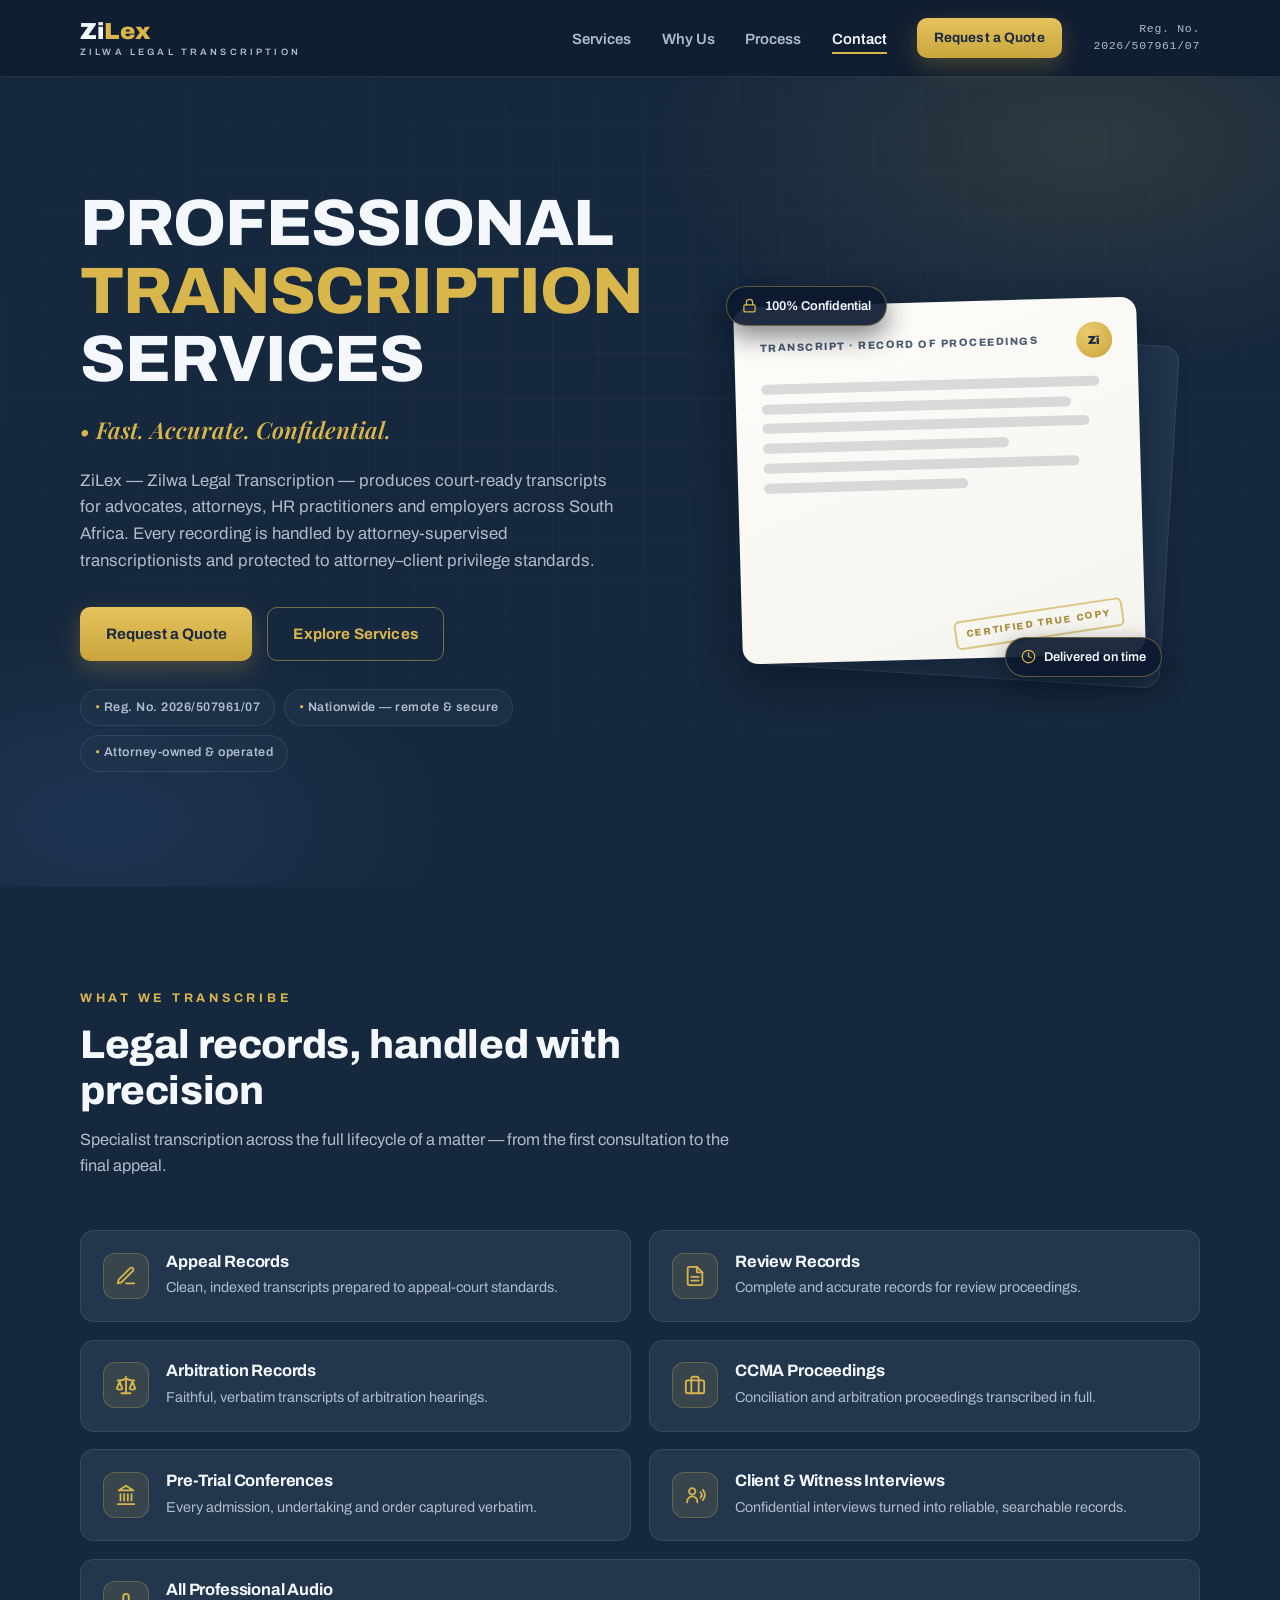
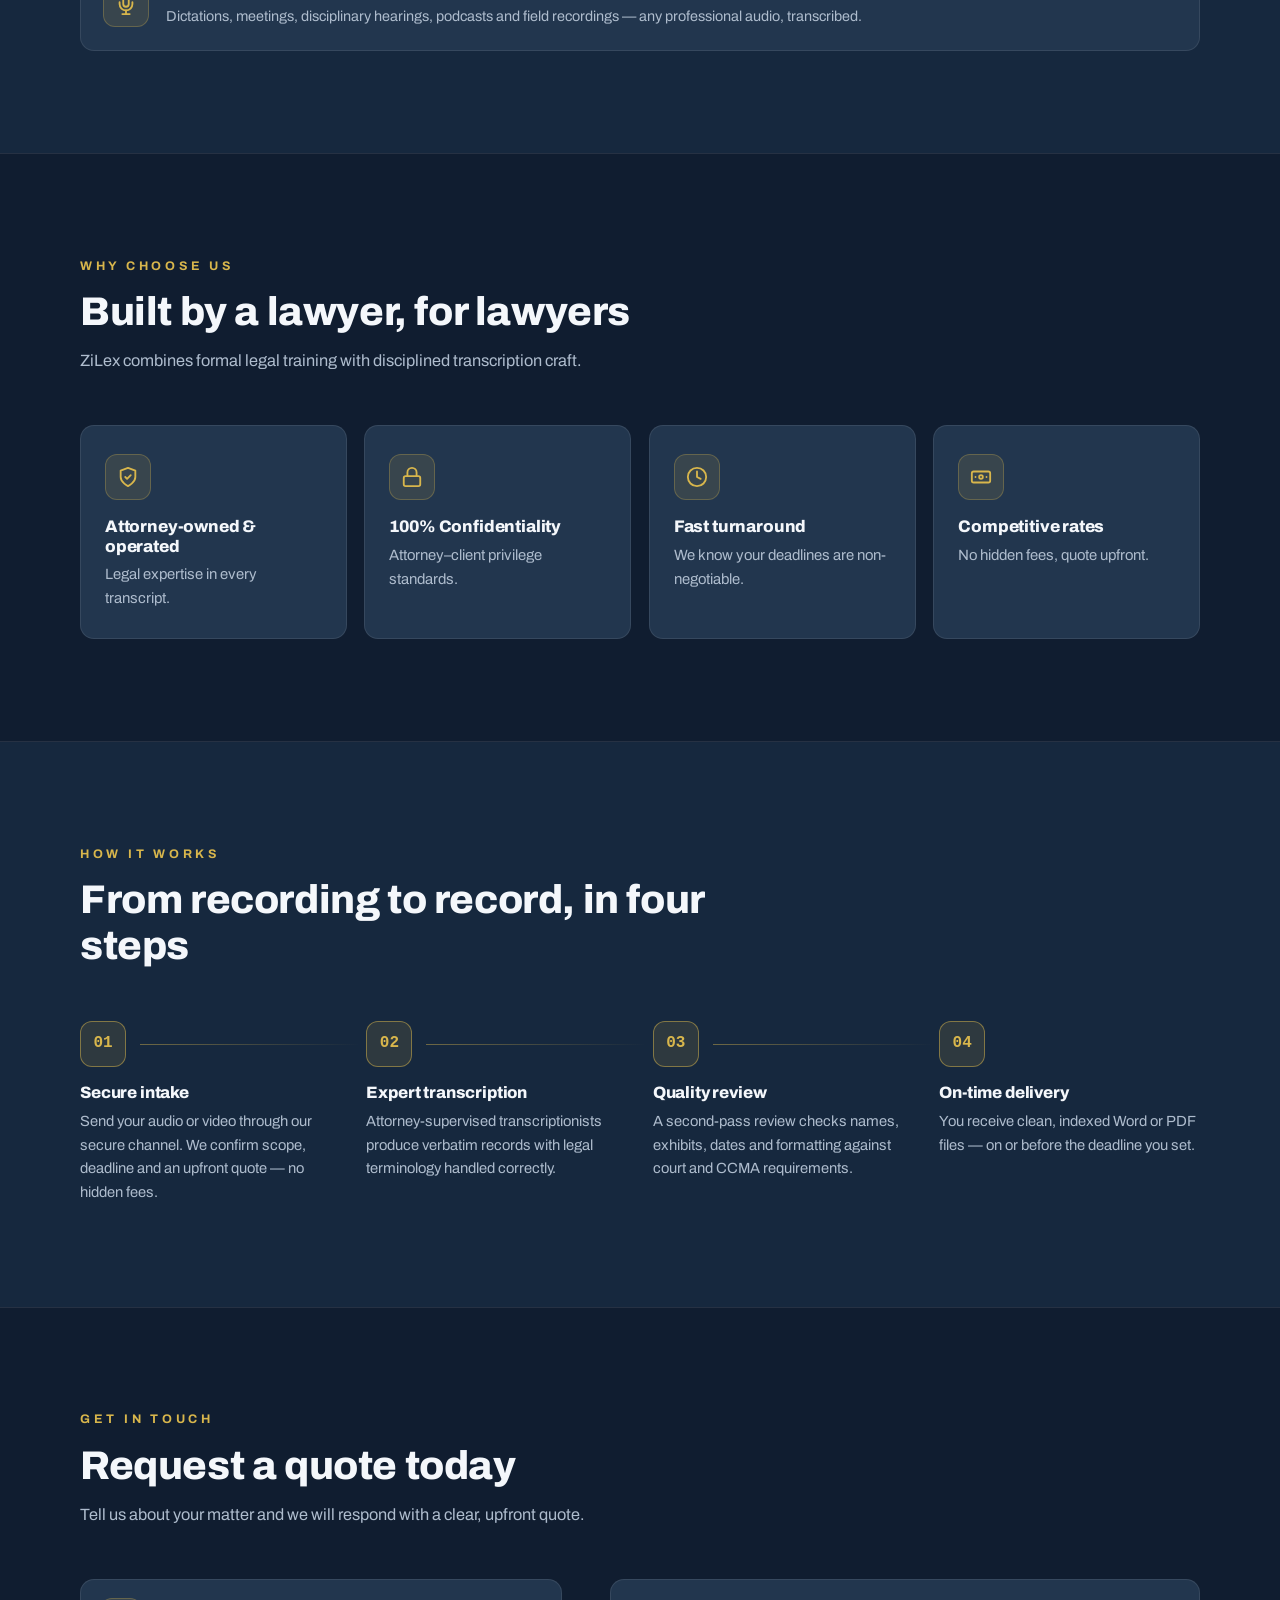
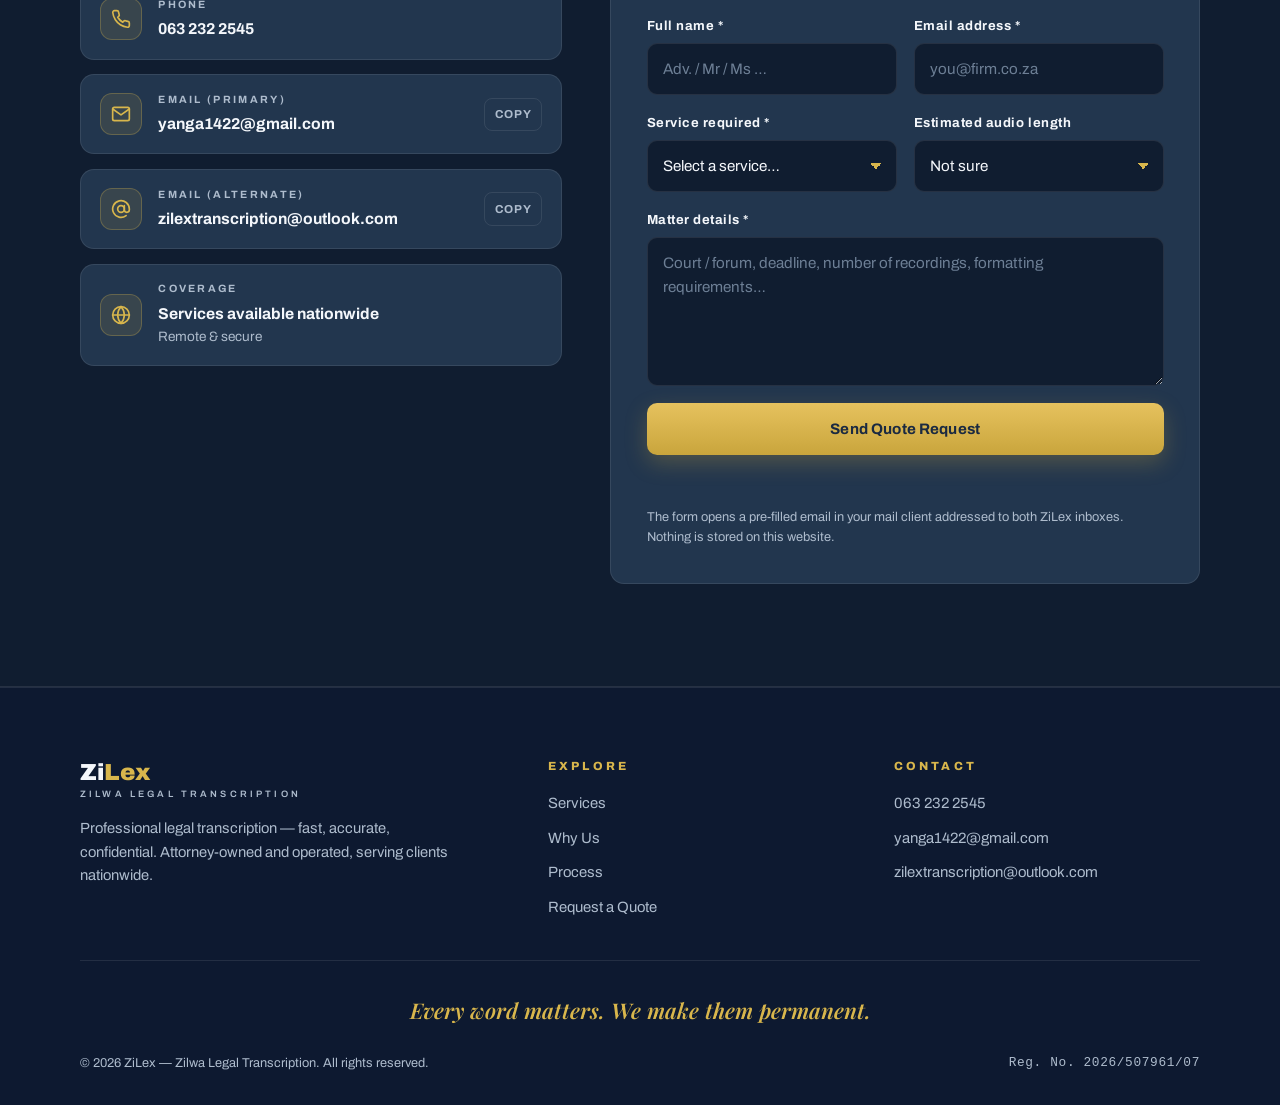
<file: index.html>
<!DOCTYPE html>
<html lang="en">
<head>
  <meta charset="UTF-8" />
  <meta name="viewport" content="width=device-width, initial-scale=1.0" />

  <title>ZiLex | Zilwa Legal Transcription — Professional Legal Transcription Services</title>
  <meta name="description" content="ZiLex (Zilwa Legal Transcription) delivers fast, accurate and confidential legal transcription: appeal & review records, arbitration records, CCMA proceedings, pre-trial conferences and client & witness interviews. Attorney-owned, nationwide." />
  <meta name="theme-color" content="#16283e" />

  <!-- TODO: replace with your live URL after deploying (also in sitemap.xml & OG tags) -->
  <link rel="canonical" href="https://YOUR-USERNAME.github.io/YOUR-REPO/" />

  <!-- Open Graph / Twitter -->
  <meta property="og:type" content="website" />
  <meta property="og:site_name" content="ZiLex — Zilwa Legal Transcription" />
  <meta property="og:title" content="ZiLex | Professional Legal Transcription Services" />
  <meta property="og:description" content="Fast. Accurate. Confidential. Appeal records, review records, arbitration, CCMA proceedings, pre-trial conferences, interviews & all professional audio." />
  <meta property="og:url" content="https://YOUR-USERNAME.github.io/YOUR-REPO/" />
  <!-- TODO: add a 1200x630 PNG cover image at assets/og-cover.png and uncomment:
  <meta property="og:image" content="https://YOUR-USERNAME.github.io/YOUR-REPO/assets/og-cover.png" />
  -->
  <meta name="twitter:card" content="summary" />
  <meta name="twitter:title" content="ZiLex | Professional Legal Transcription Services" />
  <meta name="twitter:description" content="Fast. Accurate. Confidential. Legal transcription, attorney-owned & operated." />

  <link rel="icon" type="image/svg+xml" href="assets/favicon.svg" />
  <link rel="apple-touch-icon" href="assets/favicon.svg" />

  <!-- Fonts -->
  <link rel="preconnect" href="https://fonts.googleapis.com" />
  <link rel="preconnect" href="https://fonts.gstatic.com" crossorigin />
  <link href="https://fonts.googleapis.com/css2?family=Archivo:wght@400;500;600;700;800;900&family=Playfair+Display:ital,wght@1,500;1,600&display=swap" rel="stylesheet" />

  <link rel="stylesheet" href="css/style.css" />

  <!-- Structured data -->
  <script type="application/ld+json">
  {
    "@context": "https://schema.org",
    "@type": "ProfessionalService",
    "name": "ZiLex — Zilwa Legal Transcription",
    "alternateName": "Zilwa Legal Transcription",
    "slogan": "Every word matters. We make them permanent.",
    "description": "Professional legal transcription services: appeal records, review records, arbitration records, CCMA proceedings, pre-trial conferences, client & witness interviews and all professional audio. Fast, accurate, confidential.",
    "telephone": "+27-63-232-2545",
    "email": "yanga1422@gmail.com",
    "areaServed": "South Africa",
    "identifier": {
      "@type": "PropertyValue",
      "name": "CIPC Registration Number",
      "value": "2026/507961/07"
    },
    "contactPoint": [
      {
        "@type": "ContactPoint",
        "contactType": "customer service",
        "telephone": "+27-63-232-2545",
        "email": "yanga1422@gmail.com",
        "areaServed": "ZA",
        "availableLanguage": ["en"]
      },
      {
        "@type": "ContactPoint",
        "contactType": "customer service",
        "email": "zilextranscription@outlook.com",
        "areaServed": "ZA",
        "availableLanguage": ["en"]
      }
    ],
    "makesOffer": [
      { "@type": "Offer", "itemOffered": { "@type": "Service", "name": "Appeal Records Transcription" } },
      { "@type": "Offer", "itemOffered": { "@type": "Service", "name": "Review Records Transcription" } },
      { "@type": "Offer", "itemOffered": { "@type": "Service", "name": "Arbitration Records Transcription" } },
      { "@type": "Offer", "itemOffered": { "@type": "Service", "name": "CCMA Proceedings Transcription" } },
      { "@type": "Offer", "itemOffered": { "@type": "Service", "name": "Pre-Trial Conference Transcription" } },
      { "@type": "Offer", "itemOffered": { "@type": "Service", "name": "Client & Witness Interview Transcription" } },
      { "@type": "Offer", "itemOffered": { "@type": "Service", "name": "Professional Audio Transcription" } }
    ]
  }
  </script>
  <script src="js/main.js" defer></script>
</head>

<body>
  <a class="skip-link" href="#main">Skip to main content</a>

  <!-- ============ HEADER ============ -->
  <header class="site-header" id="top">
    <div class="container header-inner">
      <a class="brand" href="#top" aria-label="ZiLex — home">
        <span class="brand-mark">Zi<span class="accent">Lex</span></span>
        <span class="brand-sub">Zilwa Legal Transcription</span>
      </a>

      <nav class="site-nav" id="site-nav" aria-label="Primary">
        <ul>
          <li><a href="#services">Services</a></li>
          <li><a href="#why-us">Why Us</a></li>
          <li><a href="#process">Process</a></li>
          <li><a href="#contact">Contact</a></li>
          <li><a class="btn btn-gold btn-sm" href="#contact">Request a Quote</a></li>
        </ul>
      </nav>

      <div class="header-meta">
        <span class="reg-no">Reg.&nbsp;No.<br />2026/507961/07</span>
        <button class="nav-toggle" type="button" aria-expanded="false" aria-controls="site-nav" aria-label="Toggle navigation">
          <span></span><span></span><span></span>
        </button>
      </div>
    </div>
  </header>

  <main id="main">

    <!-- ============ HERO ============ -->
    <section class="hero">
      <div class="container hero-grid">
        <div class="hero-copy">
          <h1>Professional <span class="accent">Transcription</span> Services</h1>
          <p class="tagline">Fast. Accurate. Confidential.</p>
          <p class="lead">
            ZiLex — Zilwa Legal Transcription — produces court-ready transcripts for advocates,
            attorneys, HR practitioners and employers across South Africa. Every recording is
            handled by attorney-supervised transcriptionists and protected to attorney–client
            privilege standards.
          </p>
          <div class="hero-cta">
            <a class="btn btn-gold" href="#contact">Request a Quote</a>
            <a class="btn btn-ghost" href="#services">Explore Services</a>
          </div>
          <ul class="hero-badges" aria-label="Key facts">
            <li>Reg. No. 2026/507961/07</li>
            <li>Nationwide — remote &amp; secure</li>
            <li>Attorney-owned &amp; operated</li>
          </ul>
        </div>

        <div class="hero-art" aria-hidden="true">
          <div class="doc-stack">
            <div class="doc-back"></div>
            <div class="doc-card">
              <div class="doc-head">
                <span class="doc-title">Transcript · Record of Proceedings</span>
                <span class="doc-seal">Zi</span>
              </div>
              <div class="line" style="width:96%"></div>
              <div class="line" style="width:88%"></div>
              <div class="line" style="width:93%"></div>
              <div class="line" style="width:70%"></div>
              <div class="line" style="width:90%"></div>
              <div class="line" style="width:58%"></div>
              <span class="stamp">Certified true copy</span>
            </div>
            <span class="chip chip-1">
              <svg viewBox="0 0 24 24" width="15" height="15" fill="none" stroke="currentColor" stroke-width="2" stroke-linecap="round" stroke-linejoin="round"><rect x="3" y="11" width="18" height="11" rx="2"/><path d="M7 11V7a5 5 0 0 1 10 0v4"/></svg>
              100% Confidential
            </span>
            <span class="chip chip-2">
              <svg viewBox="0 0 24 24" width="15" height="15" fill="none" stroke="currentColor" stroke-width="2" stroke-linecap="round" stroke-linejoin="round"><circle cx="12" cy="12" r="10"/><polyline points="12 6 12 12 16 14"/></svg>
              Delivered on time
            </span>
          </div>
        </div>
      </div>
    </section>

    <!-- ============ SERVICES ============ -->
    <section class="section" id="services">
      <div class="container">
        <header class="section-head reveal">
          <p class="eyebrow">What we transcribe</p>
          <h2>Legal records, handled with precision</h2>
          <p class="section-sub">
            Specialist transcription across the full lifecycle of a matter — from the first
            consultation to the final appeal.
          </p>
        </header>

        <ul class="service-grid">
          <li class="service-item reveal">
            <span class="icon-box" aria-hidden="true">
              <svg viewBox="0 0 24 24" width="22" height="22" fill="none" stroke="currentColor" stroke-width="2" stroke-linecap="round" stroke-linejoin="round"><path d="M12 20h9"/><path d="M16.5 3.5a2.121 2.121 0 0 1 3 3L7 19l-4 1 1-4L16.5 3.5z"/></svg>
            </span>
            <div>
              <h3>Appeal Records</h3>
              <p>Clean, indexed transcripts prepared to appeal-court standards.</p>
            </div>
          </li>

          <li class="service-item reveal">
            <span class="icon-box" aria-hidden="true">
              <svg viewBox="0 0 24 24" width="22" height="22" fill="none" stroke="currentColor" stroke-width="2" stroke-linecap="round" stroke-linejoin="round"><path d="M14 2H6a2 2 0 0 0-2 2v16a2 2 0 0 0 2 2h12a2 2 0 0 0 2-2V8z"/><polyline points="14 2 14 8 20 8"/><line x1="16" y1="13" x2="8" y2="13"/><line x1="16" y1="17" x2="8" y2="17"/></svg>
            </span>
            <div>
              <h3>Review Records</h3>
              <p>Complete and accurate records for review proceedings.</p>
            </div>
          </li>

          <li class="service-item reveal">
            <span class="icon-box" aria-hidden="true">
              <svg viewBox="0 0 24 24" width="22" height="22" fill="none" stroke="currentColor" stroke-width="2" stroke-linecap="round" stroke-linejoin="round"><path d="m16 16 3-8 3 8c-.87.65-1.92 1-3 1s-2.13-.35-3-1Z"/><path d="m2 16 3-8 3 8c-.87.65-1.92 1-3 1s-2.13-.35-3-1Z"/><path d="M7 21h10"/><path d="M12 3v18"/><path d="M3 7h2c2 0 5-1 7-2 2 1 5 2 7 2h2"/></svg>
            </span>
            <div>
              <h3>Arbitration Records</h3>
              <p>Faithful, verbatim transcripts of arbitration hearings.</p>
            </div>
          </li>

          <li class="service-item reveal">
            <span class="icon-box" aria-hidden="true">
              <svg viewBox="0 0 24 24" width="22" height="22" fill="none" stroke="currentColor" stroke-width="2" stroke-linecap="round" stroke-linejoin="round"><rect x="2" y="7" width="20" height="14" rx="2"/><path d="M16 21V5a2 2 0 0 0-2-2h-4a2 2 0 0 0-2 2v16"/></svg>
            </span>
            <div>
              <h3>CCMA Proceedings</h3>
              <p>Conciliation and arbitration proceedings transcribed in full.</p>
            </div>
          </li>

          <li class="service-item reveal">
            <span class="icon-box" aria-hidden="true">
              <svg viewBox="0 0 24 24" width="22" height="22" fill="none" stroke="currentColor" stroke-width="2" stroke-linecap="round" stroke-linejoin="round"><line x1="3" y1="22" x2="21" y2="22"/><line x1="6" y1="18" x2="6" y2="11"/><line x1="10" y1="18" x2="10" y2="11"/><line x1="14" y1="18" x2="14" y2="11"/><line x1="18" y1="18" x2="18" y2="11"/><polygon points="12 2 20 7 4 7"/></svg>
            </span>
            <div>
              <h3>Pre-Trial Conferences</h3>
              <p>Every admission, undertaking and order captured verbatim.</p>
            </div>
          </li>

          <li class="service-item reveal">
            <span class="icon-box" aria-hidden="true">
              <svg viewBox="0 0 24 24" width="22" height="22" fill="none" stroke="currentColor" stroke-width="2" stroke-linecap="round" stroke-linejoin="round"><circle cx="9" cy="8" r="3.5"/><path d="M3.5 20v-1a5.5 5.5 0 0 1 11 0v1"/><path d="M18 9a4.5 4.5 0 0 1 0 6"/><path d="M20.5 6.5a8 8 0 0 1 0 11"/></svg>
            </span>
            <div>
              <h3>Client &amp; Witness Interviews</h3>
              <p>Confidential interviews turned into reliable, searchable records.</p>
            </div>
          </li>

          <li class="service-item service-item-wide reveal">
            <span class="icon-box" aria-hidden="true">
              <svg viewBox="0 0 24 24" width="22" height="22" fill="none" stroke="currentColor" stroke-width="2" stroke-linecap="round" stroke-linejoin="round"><path d="M12 1a3 3 0 0 0-3 3v8a3 3 0 0 0 6 0V4a3 3 0 0 0-3-3z"/><path d="M19 10v2a7 7 0 0 1-14 0v-2"/><line x1="12" y1="19" x2="12" y2="23"/><line x1="8" y1="23" x2="16" y2="23"/></svg>
            </span>
            <div>
              <h3>All Professional Audio</h3>
              <p>Dictations, meetings, disciplinary hearings, podcasts and field recordings — any professional audio, transcribed.</p>
            </div>
          </li>
        </ul>
      </div>
    </section>

    <!-- ============ WHY US ============ -->
    <section class="section section-alt" id="why-us">
      <div class="container">
        <header class="section-head reveal">
          <p class="eyebrow">Why choose us</p>
          <h2>Built by a lawyer, for lawyers</h2>
          <p class="section-sub">ZiLex combines formal legal training with disciplined transcription craft.</p>
        </header>

        <ul class="feature-grid">
          <li class="feature-card reveal">
            <span class="icon-box" aria-hidden="true">
              <svg viewBox="0 0 24 24" width="22" height="22" fill="none" stroke="currentColor" stroke-width="2" stroke-linecap="round" stroke-linejoin="round"><path d="M12 22s8-4 8-10V5l-8-3-8 3v7c0 6 8 10 8 10z"/><polyline points="9 12 11 14 15 10"/></svg>
            </span>
            <h3>Attorney-owned &amp; operated</h3>
            <p>Legal expertise in every transcript.</p>
          </li>
          <li class="feature-card reveal">
            <span class="icon-box" aria-hidden="true">
              <svg viewBox="0 0 24 24" width="22" height="22" fill="none" stroke="currentColor" stroke-width="2" stroke-linecap="round" stroke-linejoin="round"><rect x="3" y="11" width="18" height="11" rx="2"/><path d="M7 11V7a5 5 0 0 1 10 0v4"/></svg>
            </span>
            <h3>100% Confidentiality</h3>
            <p>Attorney–client privilege standards.</p>
          </li>
          <li class="feature-card reveal">
            <span class="icon-box" aria-hidden="true">
              <svg viewBox="0 0 24 24" width="22" height="22" fill="none" stroke="currentColor" stroke-width="2" stroke-linecap="round" stroke-linejoin="round"><circle cx="12" cy="12" r="10"/><polyline points="12 6 12 12 16 14"/></svg>
            </span>
            <h3>Fast turnaround</h3>
            <p>We know your deadlines are non-negotiable.</p>
          </li>
          <li class="feature-card reveal">
            <span class="icon-box" aria-hidden="true">
              <svg viewBox="0 0 24 24" width="22" height="22" fill="none" stroke="currentColor" stroke-width="2" stroke-linecap="round" stroke-linejoin="round"><rect x="2" y="6" width="20" height="12" rx="2"/><circle cx="12" cy="12" r="2"/><path d="M6 12h.01"/><path d="M18 12h.01"/></svg>
            </span>
            <h3>Competitive rates</h3>
            <p>No hidden fees, quote upfront.</p>
          </li>
        </ul>
      </div>
    </section>

    <!-- ============ PROCESS ============ -->
    <section class="section" id="process">
      <div class="container">
        <header class="section-head reveal">
          <p class="eyebrow">How it works</p>
          <h2>From recording to record, in four steps</h2>
        </header>

        <ol class="steps">
          <li class="step reveal">
            <span class="step-num">01</span>
            <h3>Secure intake</h3>
            <p>Send your audio or video through our secure channel. We confirm scope, deadline and an upfront quote — no hidden fees.</p>
          </li>
          <li class="step reveal">
            <span class="step-num">02</span>
            <h3>Expert transcription</h3>
            <p>Attorney-supervised transcriptionists produce verbatim records with legal terminology handled correctly.</p>
          </li>
          <li class="step reveal">
            <span class="step-num">03</span>
            <h3>Quality review</h3>
            <p>A second-pass review checks names, exhibits, dates and formatting against court and CCMA requirements.</p>
          </li>
          <li class="step reveal">
            <span class="step-num">04</span>
            <h3>On-time delivery</h3>
            <p>You receive clean, indexed Word or PDF files — on or before the deadline you set.</p>
          </li>
        </ol>
      </div>
    </section>

    <!-- ============ CONTACT ============ -->
    <section class="section section-alt" id="contact">
      <div class="container">
        <header class="section-head reveal">
          <p class="eyebrow">Get in touch</p>
          <h2>Request a quote today</h2>
          <p class="section-sub">Tell us about your matter and we will respond with a clear, upfront quote.</p>
        </header>

        <div class="contact-grid">
          <ul class="contact-list reveal">
            <li class="contact-item">
              <span class="icon-box" aria-hidden="true">
                <svg viewBox="0 0 24 24" width="20" height="20" fill="none" stroke="currentColor" stroke-width="2" stroke-linecap="round" stroke-linejoin="round"><path d="M22 16.92v3a2 2 0 0 1-2.18 2 19.79 19.79 0 0 1-8.63-3.07 19.5 19.5 0 0 1-6-6 19.79 19.79 0 0 1-3.07-8.67A2 2 0 0 1 4.11 2h3a2 2 0 0 1 2 1.72 12.84 12.84 0 0 0 .7 2.81 2 2 0 0 1-.45 2.11L8.09 9.91a16 16 0 0 0 6 6l1.27-1.27a2 2 0 0 1 2.11-.45 12.84 12.84 0 0 0 2.81.7A2 2 0 0 1 22 16.92z"/></svg>
              </span>
              <div>
                <span class="contact-label">Phone</span>
                <a href="tel:+27632322545">063 232 2545</a>
              </div>
            </li>
            <li class="contact-item">
              <span class="icon-box" aria-hidden="true">
                <svg viewBox="0 0 24 24" width="20" height="20" fill="none" stroke="currentColor" stroke-width="2" stroke-linecap="round" stroke-linejoin="round"><path d="M4 4h16c1.1 0 2 .9 2 2v12c0 1.1-.9 2-2 2H4c-1.1 0-2-.9-2-2V6c0-1.1.9-2 2-2z"/><polyline points="22,6 12,13 2,6"/></svg>
              </span>
              <div>
                <span class="contact-label">Email (primary)</span>
                <a href="mailto:yanga1422@gmail.com">yanga1422@gmail.com</a>
              </div>
              <button class="copy-btn" type="button" data-copy="yanga1422@gmail.com" aria-label="Copy primary email address">Copy</button>
            </li>
            <li class="contact-item">
              <span class="icon-box" aria-hidden="true">
                <svg viewBox="0 0 24 24" width="20" height="20" fill="none" stroke="currentColor" stroke-width="2" stroke-linecap="round" stroke-linejoin="round"><circle cx="12" cy="12" r="4"/><path d="M16 8v5a3 3 0 0 0 6 0v-1a10 10 0 1 0-3.92 7.94"/></svg>
              </span>
              <div>
                <span class="contact-label">Email (alternate)</span>
                <a href="mailto:zilextranscription@outlook.com">zilextranscription@outlook.com</a>
              </div>
              <button class="copy-btn" type="button" data-copy="zilextranscription@outlook.com" aria-label="Copy alternate email address">Copy</button>
            </li>
            <li class="contact-item">
              <span class="icon-box" aria-hidden="true">
                <svg viewBox="0 0 24 24" width="20" height="20" fill="none" stroke="currentColor" stroke-width="2" stroke-linecap="round" stroke-linejoin="round"><circle cx="12" cy="12" r="10"/><line x1="2" y1="12" x2="22" y2="12"/><path d="M12 2a15.3 15.3 0 0 1 4 10 15.3 15.3 0 0 1-4 10 15.3 15.3 0 0 1-4-10 15.3 15.3 0 0 1 4-10z"/></svg>
              </span>
              <div>
                <span class="contact-label">Coverage</span>
                <strong>Services available nationwide</strong>
                <p class="contact-note">Remote &amp; secure</p>
              </div>
            </li>
          </ul>

          <!-- Static-hosting friendly: drafts an email to BOTH inboxes via the visitor's mail client.
               Prefer a hosted form? Replace this <form> with a Formspree/Basin endpoint (see README). -->
          <form class="quote-form reveal" id="quote-form" novalidate="false">
            <div class="form-row">
              <div class="form-field">
                <label for="q-name">Full name *</label>
                <input id="q-name" name="name" type="text" autocomplete="name" required placeholder="Adv. / Mr / Ms …" />
              </div>
              <div class="form-field">
                <label for="q-email">Email address *</label>
                <input id="q-email" name="email" type="email" autocomplete="email" required placeholder="you@firm.co.za" />
              </div>
            </div>

            <div class="form-row">
              <div class="form-field">
                <label for="q-service">Service required *</label>
                <select id="q-service" name="service" required>
                  <option value="" selected disabled>Select a service…</option>
                  <option>Appeal Records</option>
                  <option>Review Records</option>
                  <option>Arbitration Records</option>
                  <option>CCMA Proceedings</option>
                  <option>Pre-Trial Conferences</option>
                  <option>Client & Witness Interviews</option>
                  <option>All Professional Audio</option>
                </select>
              </div>
              <div class="form-field">
                <label for="q-length">Estimated audio length</label>
                <select id="q-length" name="length">
                  <option value="Not sure" selected>Not sure</option>
                  <option>Under 1 hour</option>
                  <option>1 – 3 hours</option>
                  <option>3 – 6 hours</option>
                  <option>6+ hours</option>
                </select>
              </div>
            </div>

            <div class="form-field">
              <label for="q-message">Matter details *</label>
              <textarea id="q-message" name="message" rows="5" required placeholder="Court / forum, deadline, number of recordings, formatting requirements…"></textarea>
            </div>

            <button class="btn btn-gold" type="submit">Send Quote Request</button>
            <p class="form-status" id="form-status" role="status" aria-live="polite"></p>
            <p class="form-hint">The form opens a pre-filled email in your mail client addressed to both ZiLex inboxes. Nothing is stored on this website.</p>
          </form>
        </div>
      </div>
    </section>
  </main>

  <!-- ============ FOOTER ============ -->
  <footer class="site-footer">
    <div class="container">
      <div class="footer-grid">
        <div>
          <a class="brand" href="#top">
            <span class="brand-mark">Zi<span class="accent">Lex</span></span>
            <span class="brand-sub">Zilwa Legal Transcription</span>
          </a>
          <p class="footer-blurb">
            Professional legal transcription — fast, accurate, confidential.
            Attorney-owned and operated, serving clients nationwide.
          </p>
        </div>
        <nav aria-label="Footer">
          <h3 class="footer-title">Explore</h3>
          <ul class="footer-links">
            <li><a href="#services">Services</a></li>
            <li><a href="#why-us">Why Us</a></li>
            <li><a href="#process">Process</a></li>
            <li><a href="#contact">Request a Quote</a></li>
          </ul>
        </nav>
        <div>
          <h3 class="footer-title">Contact</h3>
          <ul class="footer-links">
            <li><a href="tel:+27632322545">063 232 2545</a></li>
            <li><a href="mailto:yanga1422@gmail.com">yanga1422@gmail.com</a></li>
            <li><a href="mailto:zilextranscription@outlook.com">zilextranscription@outlook.com</a></li>
          </ul>
        </div>
      </div>

      <p class="footer-tagline">Every word matters. We make them permanent.</p>

      <div class="footer-bottom">
        <span>© <span data-year>2026</span> ZiLex — Zilwa Legal Transcription. All rights reserved.</span>
        <span class="reg-no-inline">Reg. No. 2026/507961/07</span>
      </div>
    </div>
  </footer>
</body>
</html>
</file>
<file: css/style.css>
/* =========================================================
   ZiLex — Zilwa Legal Transcription | style.css
   Dark-navy & gold brand system, fully responsive.
   ========================================================= */

/* ---------- 1. Design tokens ---------- */
:root {
  --bg:            #16283e;
  --bg-alt:        #101d30;
  --bg-deep:       #0d1930;
  --surface:       #22364e;
  --surface-2:     #2a3f59;
  --border:        rgba(255, 255, 255, .09);
  --gold:          #d8b64c;
  --gold-strong:   #c9a53c;
  --gold-soft:     rgba(216, 182, 76, .12);
  --ink:           #f4f7fb;
  --muted:         #aebccd;
  --paper:         #f6f4ee;
  --paper-ink:     #23364e;
  --radius:        14px;
  --shadow:        0 18px 45px rgba(4, 12, 24, .45);
  --font-sans:     "Archivo", system-ui, -apple-system, "Segoe UI", Roboto, Helvetica, Arial, sans-serif;
  --font-serif:    "Playfair Display", Georgia, "Times New Roman", serif;
  --font-mono:     ui-monospace, SFMono-Regular, Menlo, Consolas, monospace;
  --header-h:      76px;
}

/* ---------- 2. Base / reset ---------- */
*, *::before, *::after { box-sizing: border-box; }
* { margin: 0; }

html {
  scroll-behavior: smooth;
  scroll-padding-top: calc(var(--header-h) + 18px);
}

body {
  font-family: var(--font-sans);
  background: var(--bg);
  color: var(--ink);
  line-height: 1.6;
  -webkit-font-smoothing: antialiased;
  overflow-x: hidden;
}

img, svg { display: block; }
ul, ol { list-style: none; padding: 0; }
a { color: inherit; text-decoration: none; }
button { font: inherit; color: inherit; background: none; border: 0; cursor: pointer; }
h1, h2, h3 { line-height: 1.15; font-weight: 800; letter-spacing: -.01em; }

::selection { background: var(--gold); color: var(--bg-deep); }

:focus-visible {
  outline: 2px solid var(--gold);
  outline-offset: 3px;
  border-radius: 4px;
}

.container {
  width: min(1120px, 100% - 3rem);
  margin-inline: auto;
}

.accent { color: var(--gold); }

.skip-link {
  position: absolute;
  left: -999px;
  top: 0;
  background: var(--gold);
  color: var(--bg-deep);
  padding: .6rem 1rem;
  font-weight: 700;
  z-index: 200;
  border-radius: 0 0 8px 0;
}
.skip-link:focus { left: 0; }

/* ---------- 3. Buttons ---------- */
.btn {
  display: inline-flex;
  align-items: center;
  justify-content: center;
  gap: .5rem;
  padding: .85rem 1.6rem;
  border-radius: 10px;
  font-weight: 700;
  font-size: .95rem;
  letter-spacing: .01em;
  transition: transform .18s ease, box-shadow .18s ease, background .18s ease, border-color .18s ease;
  white-space: nowrap;
}
.btn-gold {
  background: linear-gradient(180deg, #e6c25e, var(--gold-strong));
  color: #1b2a41;
  box-shadow: 0 8px 22px rgba(201, 165, 60, .28);
}
.btn-gold:hover { transform: translateY(-2px); box-shadow: 0 12px 28px rgba(201, 165, 60, .38); }
.btn-ghost {
  border: 1px solid rgba(216, 182, 76, .5);
  color: var(--gold);
}
.btn-ghost:hover { background: var(--gold-soft); transform: translateY(-2px); }
.btn-sm { padding: .55rem 1.05rem; font-size: .85rem; }

/* ---------- 4. Header & nav ---------- */
.site-header {
  position: sticky;
  top: 0;
  z-index: 100;
  background: rgba(16, 29, 48, .88);
  backdrop-filter: blur(10px);
  -webkit-backdrop-filter: blur(10px);
  border-bottom: 1px solid var(--border);
  transition: box-shadow .25s ease;
}
.site-header.scrolled { box-shadow: 0 10px 30px rgba(4, 12, 24, .5); }

.header-inner {
  min-height: var(--header-h);
  display: flex;
  align-items: center;
  gap: 2rem;
}

.brand { display: flex; flex-direction: column; line-height: 1.1; }
.brand-mark { font-size: 1.45rem; font-weight: 900; letter-spacing: .01em; }
.brand-sub {
  font-size: .58rem;
  font-weight: 600;
  letter-spacing: .34em;
  text-transform: uppercase;
  color: var(--muted);
  margin-top: .2rem;
}

.site-nav { margin-left: auto; }
.site-nav ul { display: flex; align-items: center; gap: 1.9rem; }
.site-nav a:not(.btn) {
  font-size: .93rem;
  font-weight: 600;
  color: var(--muted);
  padding: .35rem 0;
  border-bottom: 2px solid transparent;
  transition: color .18s ease, border-color .18s ease;
}
.site-nav a:not(.btn):hover,
.site-nav a.active:not(.btn) { color: var(--ink); border-bottom-color: var(--gold); }

.header-meta { display: flex; align-items: center; gap: 1.1rem; }
.reg-no {
  font-family: var(--font-mono);
  font-size: .72rem;
  line-height: 1.45;
  letter-spacing: .06em;
  color: var(--muted);
  text-align: right;
}

.nav-toggle {
  display: none;
  flex-direction: column;
  justify-content: center;
  gap: 5px;
  width: 44px;
  height: 44px;
  padding: 10px;
  border-radius: 10px;
  border: 1px solid var(--border);
}
.nav-toggle span {
  display: block;
  height: 2px;
  width: 100%;
  background: var(--ink);
  border-radius: 2px;
  transition: transform .25s ease, opacity .25s ease;
}
body.nav-open .nav-toggle span:nth-child(1) { transform: translateY(7px) rotate(45deg); }
body.nav-open .nav-toggle span:nth-child(2) { opacity: 0; }
body.nav-open .nav-toggle span:nth-child(3) { transform: translateY(-7px) rotate(-45deg); }

/* ---------- 5. Hero ---------- */
.hero {
  position: relative;
  padding: clamp(4rem, 9vw, 7rem) 0 clamp(4.5rem, 9vw, 7.5rem);
  overflow: hidden;
}
.hero::before {
  content: "";
  position: absolute;
  inset: 0;
  background:
    radial-gradient(55% 45% at 85% 8%, rgba(216, 182, 76, .12), transparent 62%),
    radial-gradient(45% 40% at 8% 92%, rgba(72, 128, 196, .14), transparent 60%);
  pointer-events: none;
}
.hero::after {
  content: "";
  position: absolute;
  inset: 0;
  background-image:
    linear-gradient(rgba(255, 255, 255, .035) 1px, transparent 1px),
    linear-gradient(90deg, rgba(255, 255, 255, .035) 1px, transparent 1px);
  background-size: 46px 46px;
  -webkit-mask-image: radial-gradient(70% 65% at 50% 35%, #000, transparent);
  mask-image: radial-gradient(70% 65% at 50% 35%, #000, transparent);
  pointer-events: none;
}

.hero-grid {
  position: relative;
  z-index: 1;
  display: grid;
  grid-template-columns: 1.05fr .95fr;
  gap: clamp(2.5rem, 6vw, 5rem);
  align-items: center;
}

.hero h1 {
  font-size: clamp(2.5rem, 6vw, 4.1rem);
  text-transform: uppercase;
  letter-spacing: -.015em;
  line-height: 1.04;
}

.tagline {
  font-family: var(--font-serif);
  font-style: italic;
  font-weight: 600;
  font-size: clamp(1.15rem, 2.4vw, 1.45rem);
  color: var(--gold);
  margin: 1.1rem 0 1.2rem;
}
.tagline::before { content: "•  "; }

.lead { color: var(--muted); font-size: 1.05rem; max-width: 34rem; }

.hero-cta { display: flex; flex-wrap: wrap; gap: .9rem; margin: 2rem 0 1.8rem; }

.hero-badges { display: flex; flex-wrap: wrap; gap: .6rem; }
.hero-badges li {
  font-size: .78rem;
  font-weight: 600;
  letter-spacing: .04em;
  color: var(--muted);
  border: 1px solid var(--border);
  background: rgba(34, 54, 78, .55);
  padding: .45rem .85rem;
  border-radius: 999px;
}
.hero-badges li::before { content: "• "; color: var(--gold); }

/* Hero artwork (pure CSS "transcript" mock) */
.hero-art { display: grid; place-items: center; }
.doc-stack { position: relative; width: min(420px, 100%); aspect-ratio: 4 / 3.4; }
.doc-back {
  position: absolute;
  inset: 9% -3% -5% 7%;
  background: var(--surface);
  border: 1px solid var(--border);
  border-radius: 16px;
  transform: rotate(3.5deg);
}
.doc-card {
  position: absolute;
  inset: 0 4% 0 0;
  background: linear-gradient(160deg, #fdfcf9, var(--paper));
  color: var(--paper-ink);
  border-radius: 16px;
  padding: 1.5rem 1.6rem;
  box-shadow: var(--shadow);
  transform: rotate(-1.6deg);
}
.doc-head { display: flex; justify-content: space-between; align-items: center; gap: 1rem; margin-bottom: 1.1rem; }
.doc-title { font-size: .66rem; font-weight: 800; letter-spacing: .14em; text-transform: uppercase; color: #4a5d75; }
.doc-seal {
  flex: none;
  width: 36px; height: 36px;
  display: grid; place-items: center;
  border-radius: 50%;
  background: radial-gradient(circle at 32% 28%, #eccb6d, var(--gold-strong));
  color: #1b2a41;
  font-weight: 900;
  font-size: .72rem;
}
.line { height: 10px; border-radius: 6px; background: rgba(35, 54, 78, .16); margin: .62rem 0; }
.stamp {
  position: absolute;
  right: 1.3rem;
  bottom: 1.1rem;
  border: 2px solid rgba(201, 165, 60, .6);
  color: rgba(160, 128, 40, .9);
  border-radius: 6px;
  padding: .3rem .6rem;
  font-size: .6rem;
  font-weight: 800;
  letter-spacing: .18em;
  text-transform: uppercase;
  transform: rotate(-7deg);
}
.chip {
  position: absolute;
  display: inline-flex;
  align-items: center;
  gap: .5rem;
  background: rgba(13, 25, 48, .92);
  border: 1px solid rgba(216, 182, 76, .4);
  border-radius: 999px;
  padding: .55rem .95rem;
  font-size: .8rem;
  font-weight: 600;
  color: var(--ink);
  box-shadow: 0 10px 26px rgba(4, 12, 24, .5);
  animation: float 6s ease-in-out infinite;
}
.chip svg { color: var(--gold); }
.chip-1 { top: -16px; left: -12px; }
.chip-2 { bottom: -18px; right: -4px; animation-delay: -3s; }

@keyframes float {
  0%, 100% { transform: translateY(0); }
  50%      { transform: translateY(-9px); }
}

/* ---------- 6. Sections (shared) ---------- */
.section { padding: clamp(4rem, 8vw, 6.5rem) 0; }
.section-alt {
  background: var(--bg-alt);
  border-top: 1px solid var(--border);
  border-bottom: 1px solid var(--border);
}
.section-head { max-width: 42rem; margin-bottom: clamp(2.2rem, 5vw, 3.2rem); }
.eyebrow {
  color: var(--gold);
  font-size: .78rem;
  font-weight: 700;
  letter-spacing: .3em;
  text-transform: uppercase;
  margin-bottom: .8rem;
}
.section-head h2 { font-size: clamp(1.75rem, 3.6vw, 2.5rem); }
.section-sub { color: var(--muted); margin-top: .8rem; font-size: 1.02rem; }

.icon-box {
  flex: none;
  display: grid;
  place-items: center;
  width: 46px;
  height: 46px;
  border-radius: 12px;
  background: var(--gold-soft);
  border: 1px solid rgba(216, 182, 76, .28);
  color: var(--gold);
}

/* ---------- 7. Services ---------- */
.service-grid {
  display: grid;
  grid-template-columns: repeat(2, 1fr);
  gap: 1.1rem;
}
.service-item {
  display: flex;
  gap: 1.05rem;
  align-items: flex-start;
  background: var(--surface);
  border: 1px solid var(--border);
  border-radius: var(--radius);
  padding: 1.35rem 1.4rem;
  transition: transform .2s ease, border-color .2s ease, box-shadow .2s ease;
}
.service-item:hover {
  transform: translateY(-4px);
  border-color: rgba(216, 182, 76, .45);
  box-shadow: 0 14px 34px rgba(4, 12, 24, .4);
}
.service-item h3 { font-size: 1.03rem; font-weight: 700; }
.service-item p { color: var(--muted); font-size: .9rem; margin-top: .3rem; }
.service-item-wide { grid-column: 1 / -1; }

/* ---------- 8. Why us ---------- */
.feature-grid {
  display: grid;
  grid-template-columns: repeat(auto-fit, minmax(230px, 1fr));
  gap: 1.1rem;
}
.feature-card {
  background: var(--surface);
  border: 1px solid var(--border);
  border-radius: var(--radius);
  padding: 1.7rem 1.5rem;
  transition: transform .2s ease, border-color .2s ease;
}
.feature-card:hover { transform: translateY(-4px); border-color: rgba(216, 182, 76, .45); }
.feature-card .icon-box { margin-bottom: 1.1rem; }
.feature-card h3 { font-size: 1.05rem; margin-bottom: .45rem; }
.feature-card p { color: var(--muted); font-size: .93rem; }

/* ---------- 9. Process ---------- */
.steps {
  display: grid;
  grid-template-columns: repeat(4, 1fr);
  gap: 1.6rem;
  counter-reset: step;
}
.step { position: relative; }
.step:not(:last-child)::after {
  content: "";
  position: absolute;
  top: 23px;
  left: 60px;
  right: -1.2rem;
  height: 1px;
  background: linear-gradient(90deg, rgba(216, 182, 76, .45), transparent);
}
.step-num {
  display: grid;
  place-items: center;
  width: 46px;
  height: 46px;
  border-radius: 12px;
  border: 1px solid rgba(216, 182, 76, .5);
  background: var(--gold-soft);
  color: var(--gold);
  font-weight: 800;
  font-family: var(--font-mono);
  margin-bottom: 1.1rem;
}
.step h3 { font-size: 1.03rem; margin-bottom: .45rem; }
.step p { color: var(--muted); font-size: .92rem; }

/* ---------- 10. Contact ---------- */
.contact-grid {
  display: grid;
  grid-template-columns: .9fr 1.1fr;
  gap: clamp(1.6rem, 4vw, 3rem);
  align-items: start;
}
.contact-list { display: grid; gap: .9rem; }
.contact-item {
  display: flex;
  align-items: center;
  gap: 1rem;
  background: var(--surface);
  border: 1px solid var(--border);
  border-radius: var(--radius);
  padding: 1.05rem 1.2rem;
}
.contact-item .icon-box { width: 42px; height: 42px; }
.contact-label {
  display: block;
  font-size: .66rem;
  font-weight: 700;
  letter-spacing: .22em;
  text-transform: uppercase;
  color: var(--muted);
  margin-bottom: .15rem;
}
.contact-item a, .contact-item strong { font-weight: 700; font-size: .98rem; }
.contact-item a:hover { color: var(--gold); }
.contact-note { color: var(--muted); font-size: .85rem; }
.copy-btn {
  margin-left: auto;
  flex: none;
  border: 1px solid var(--border);
  border-radius: 8px;
  color: var(--muted);
  font-size: .72rem;
  font-weight: 700;
  letter-spacing: .08em;
  text-transform: uppercase;
  padding: .4rem .6rem;
  transition: color .18s ease, border-color .18s ease;
}
.copy-btn:hover { color: var(--gold); border-color: rgba(216, 182, 76, .5); }

.quote-form {
  background: var(--surface);
  border: 1px solid var(--border);
  border-radius: var(--radius);
  padding: clamp(1.4rem, 3.5vw, 2.2rem);
  display: grid;
  gap: 1.05rem;
}
.form-row { display: grid; grid-template-columns: 1fr 1fr; gap: 1.05rem; }
.form-field { display: grid; gap: .45rem; }
.form-field label { font-size: .82rem; font-weight: 700; letter-spacing: .04em; }
.form-field input,
.form-field select,
.form-field textarea {
  width: 100%;
  background: var(--bg-alt);
  border: 1px solid var(--border);
  border-radius: 10px;
  color: var(--ink);
  font: inherit;
  font-size: .95rem;
  padding: .8rem .95rem;
  transition: border-color .18s ease, box-shadow .18s ease;
}
.form-field textarea { resize: vertical; min-height: 120px; }
.form-field ::placeholder { color: #6d7f95; }
.form-field select { appearance: none; background-image: linear-gradient(45deg, transparent 50%, var(--gold) 50%), linear-gradient(135deg, var(--gold) 50%, transparent 50%); background-position: calc(100% - 20px) 50%, calc(100% - 14px) 50%; background-size: 6px 6px; background-repeat: no-repeat; }
.form-field input:focus,
.form-field select:focus,
.form-field textarea:focus {
  outline: none;
  border-color: var(--gold);
  box-shadow: 0 0 0 3px rgba(216, 182, 76, .22);
}
.form-status { min-height: 1.3em; font-size: .9rem; font-weight: 600; color: var(--gold); }
.form-hint { font-size: .8rem; color: var(--muted); }

/* ---------- 11. Footer ---------- */
.site-footer {
  background: var(--bg-deep);
  border-top: 1px solid var(--border);
  padding: clamp(3rem, 6vw, 4.5rem) 0 2rem;
}
.footer-grid {
  display: grid;
  grid-template-columns: 1.4fr 1fr 1fr;
  gap: 2.5rem;
  padding-bottom: 2.5rem;
}
.footer-blurb { color: var(--muted); font-size: .92rem; margin-top: 1.1rem; max-width: 24rem; }
.footer-title {
  font-size: .74rem;
  font-weight: 800;
  letter-spacing: .26em;
  text-transform: uppercase;
  color: var(--gold);
  margin-bottom: 1rem;
}
.footer-links { display: grid; gap: .55rem; }
.footer-links a { color: var(--muted); font-size: .93rem; transition: color .18s ease; }
.footer-links a:hover { color: var(--gold); }

.footer-tagline {
  font-family: var(--font-serif);
  font-style: italic;
  font-weight: 600;
  text-align: center;
  color: var(--gold);
  font-size: clamp(1.05rem, 2.4vw, 1.35rem);
  border-top: 1px solid var(--border);
  padding: 2rem 0 1.6rem;
}
.footer-bottom {
  display: flex;
  flex-wrap: wrap;
  justify-content: space-between;
  gap: .6rem;
  color: var(--muted);
  font-size: .8rem;
}
.reg-no-inline { font-family: var(--font-mono); letter-spacing: .05em; }

/* ---------- 12. Reveal-on-scroll ---------- */
.reveal { opacity: 0; transform: translateY(20px); transition: opacity .6s ease, transform .6s ease; }
.reveal.is-visible { opacity: 1; transform: none; }
.service-grid .reveal:nth-child(2n), .feature-grid .reveal:nth-child(2n), .steps .reveal:nth-child(2n) { transition-delay: .08s; }
.service-grid .reveal:nth-child(3n), .steps .reveal:nth-child(3n) { transition-delay: .16s; }
.steps .reveal:nth-child(4n) { transition-delay: .24s; }

/* ---------- 13. Responsive ---------- */
@media (max-width: 960px) {
  .hero-grid { grid-template-columns: 1fr; }
  .hero-art { order: -1; margin-bottom: 1rem; }
  .doc-stack { width: min(360px, 88%); }
  .steps { grid-template-columns: repeat(2, 1fr); }
  .step:not(:last-child)::after { display: none; }
  .contact-grid { grid-template-columns: 1fr; }
  .footer-grid { grid-template-columns: 1fr 1fr; }
}

@media (max-width: 900px) {
  .reg-no { display: none; }

  .nav-toggle { display: flex; }

  .site-nav {
    position: absolute;
    top: 100%;
    left: 0;
    right: 0;
    margin: 0;
    background: var(--bg-deep);
    border-bottom: 1px solid var(--border);
    box-shadow: 0 24px 40px rgba(4, 12, 24, .55);
    display: none;
  }
  body.nav-open .site-nav { display: block; animation: navIn .22s ease; }
  .site-nav ul { flex-direction: column; align-items: stretch; gap: 0; padding: 1rem 1.5rem 1.6rem; }
  .site-nav li { border-bottom: 1px solid var(--border); }
  .site-nav li:last-child { border-bottom: 0; padding-top: 1rem; }
  .site-nav a:not(.btn) { display: block; padding: .95rem .2rem; border-bottom: 0; font-size: 1.02rem; }
  .site-nav .btn { width: 100%; }
}

@keyframes navIn {
  from { opacity: 0; transform: translateY(-10px); }
  to   { opacity: 1; transform: none; }
}

@media (max-width: 720px) {
  .service-grid { grid-template-columns: 1fr; }
  .form-row { grid-template-columns: 1fr; }
  .footer-grid { grid-template-columns: 1fr; gap: 2rem; }
  .footer-bottom { flex-direction: column; align-items: center; text-align: center; }
}

@media (max-width: 480px) {
  .steps { grid-template-columns: 1fr; }
  .hero-cta .btn { width: 100%; }
  .chip-1 { left: -4px; }
  .chip-2 { right: 0; }
}

/* ---------- 14. Reduced motion & print ---------- */
@media (prefers-reduced-motion: reduce) {
  html { scroll-behavior: auto; }
  *, *::before, *::after { animation: none !important; transition: none !important; }
  .reveal { opacity: 1; transform: none; }
}

@media print {
  .site-header, .hero-art, .quote-form, .nav-toggle { display: none !important; }
  body { background: #fff; color: #000; }
}
</file>
